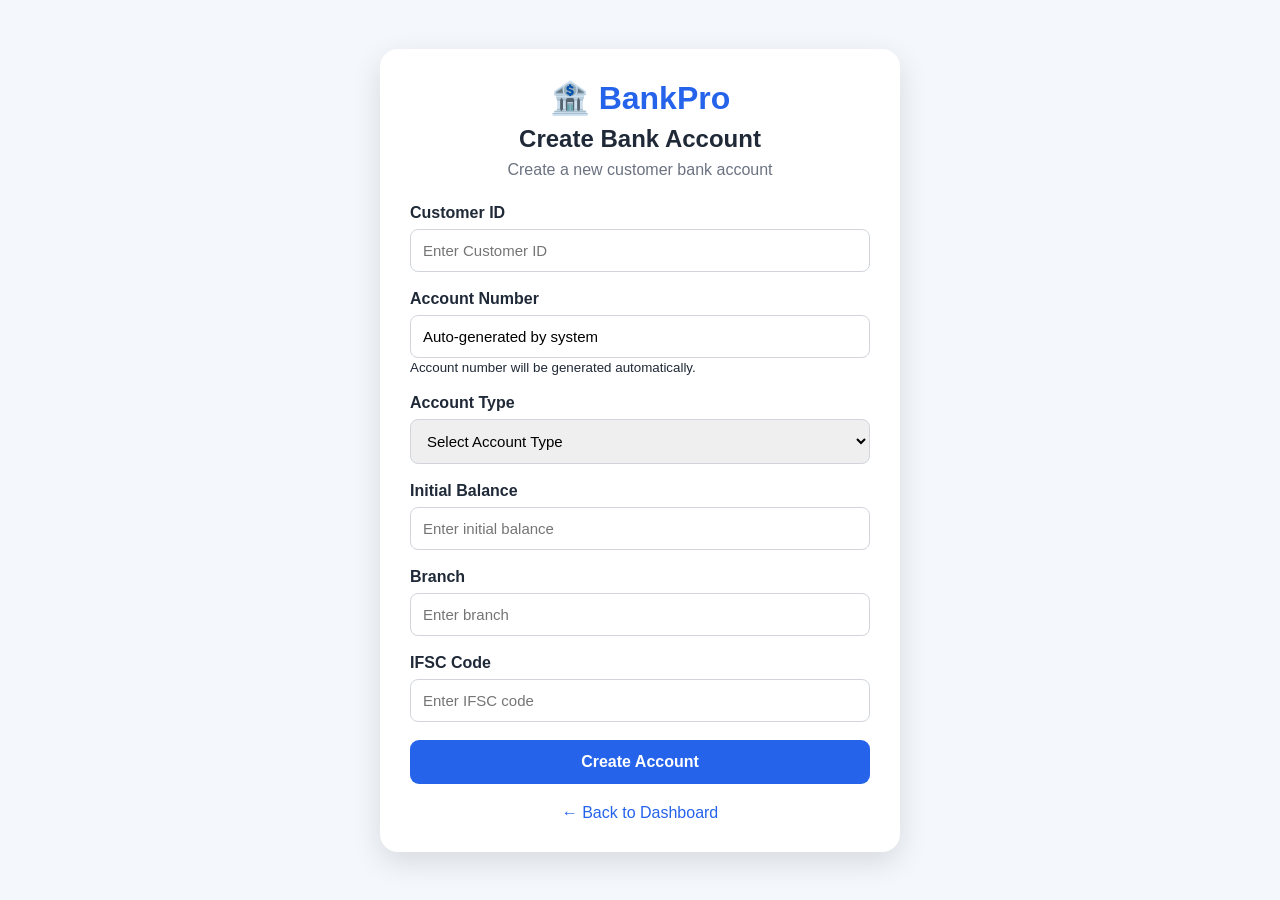
<file: src/main/resources/static/create-account.html>
<!DOCTYPE html>
<html lang="en">
<head>
    <meta charset="UTF-8">
    <meta name="viewport" content="width=device-width, initial-scale=1.0">
    <title>Create Bank Account</title>
    <link rel="stylesheet" href="style.css">
</head>
<body>

<div class="form-container">
    <div class="form-card">

        <div class="form-title">
            <h1>🏦 BankPro</h1>
            <h2>Create Bank Account</h2>
            <p>Create a new customer bank account</p>
        </div>

        <form id="accountForm">

            <div class="input-group">
                <label>Customer ID</label>
                <input type="number" id="customerId"
                       placeholder="Enter Customer ID"
                       min="1" required>
            </div>

            <div class="input-group">
                <label>Account Number</label>
                <input type="text"
                       value="Auto-generated by system"
                       readonly>
                <small>Account number will be generated automatically.</small>
            </div>

            <div class="input-group">
                <label>Account Type</label>
                <select id="accountType" required>
                    <option value="">Select Account Type</option>
                    <option value="SAVINGS">Savings Account</option>
                    <option value="CURRENT">Current Account</option>
                </select>
            </div>

            <div class="input-group">
                <label>Initial Balance</label>
                <input type="number" id="balance"
                       placeholder="Enter initial balance"
                       min="0" step="0.01" required>
            </div>

            <div class="input-group">
                <label>Branch</label>
                <input type="text" id="branch"
                       placeholder="Enter branch" required>
            </div>

            <div class="input-group">
                <label>IFSC Code</label>
                <input type="text" id="ifscCode"
                       placeholder="Enter IFSC code" required>
            </div>

            <button type="submit" class="submit-btn">
                Create Account
            </button>

        </form>

        <p id="accountMessage"></p>

        <a href="index.html" class="back-link">
            ← Back to Dashboard
        </a>

    </div>
</div>

<script src="account.js"></script>
</body>
</html>
</file>
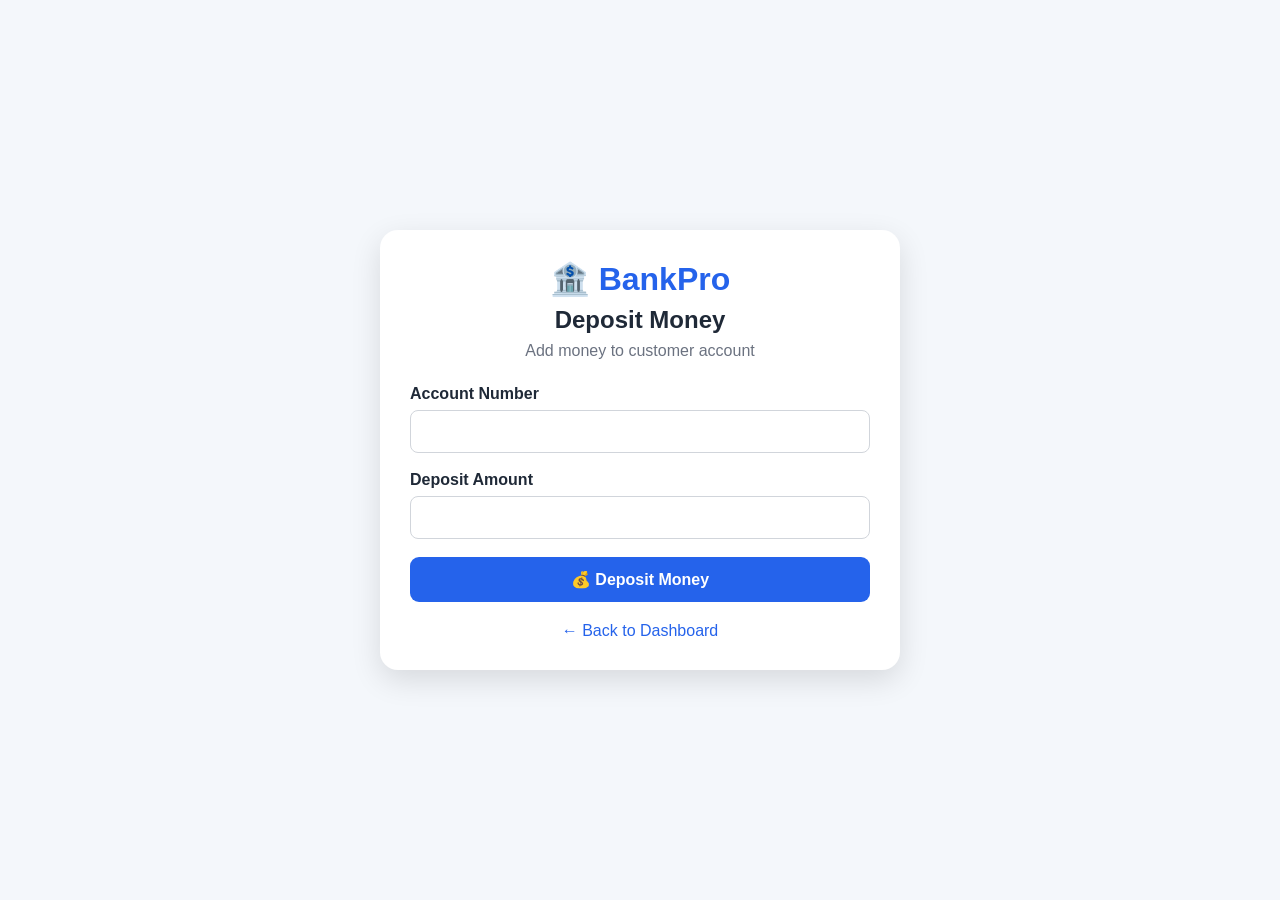
<file: src/main/resources/static/deposit.html>
<!DOCTYPE html>
<html lang="en">
<head>
    <meta charset="UTF-8">
    <meta name="viewport" content="width=device-width,initial-scale=1.0">
    <title>Deposit Money</title>
    <link rel="stylesheet" href="style.css">
</head>
<body>
<div class="form-container">
    <div class="form-card">
        <div class="form-title"><h1>🏦 BankPro</h1>
            <h2>Deposit Money</h2>
            <p>Add money to customer account</p></div>
        <form id="depositForm">
            <div class="input-group"><label>Account Number</label><input id="accountNo" type="text" required></div>
            <div class="input-group"><label>Deposit Amount</label><input id="amount" type="number" min="1" required>
            </div>
            <button class="submit-btn" type="submit">💰 Deposit Money</button>
        </form>
        <p id="depositMessage"></p><a class="back-link" href="index.html">← Back to Dashboard</a>
    </div>
</div>
<script src="deposit.js"></script>
</body>
</html>
</file>
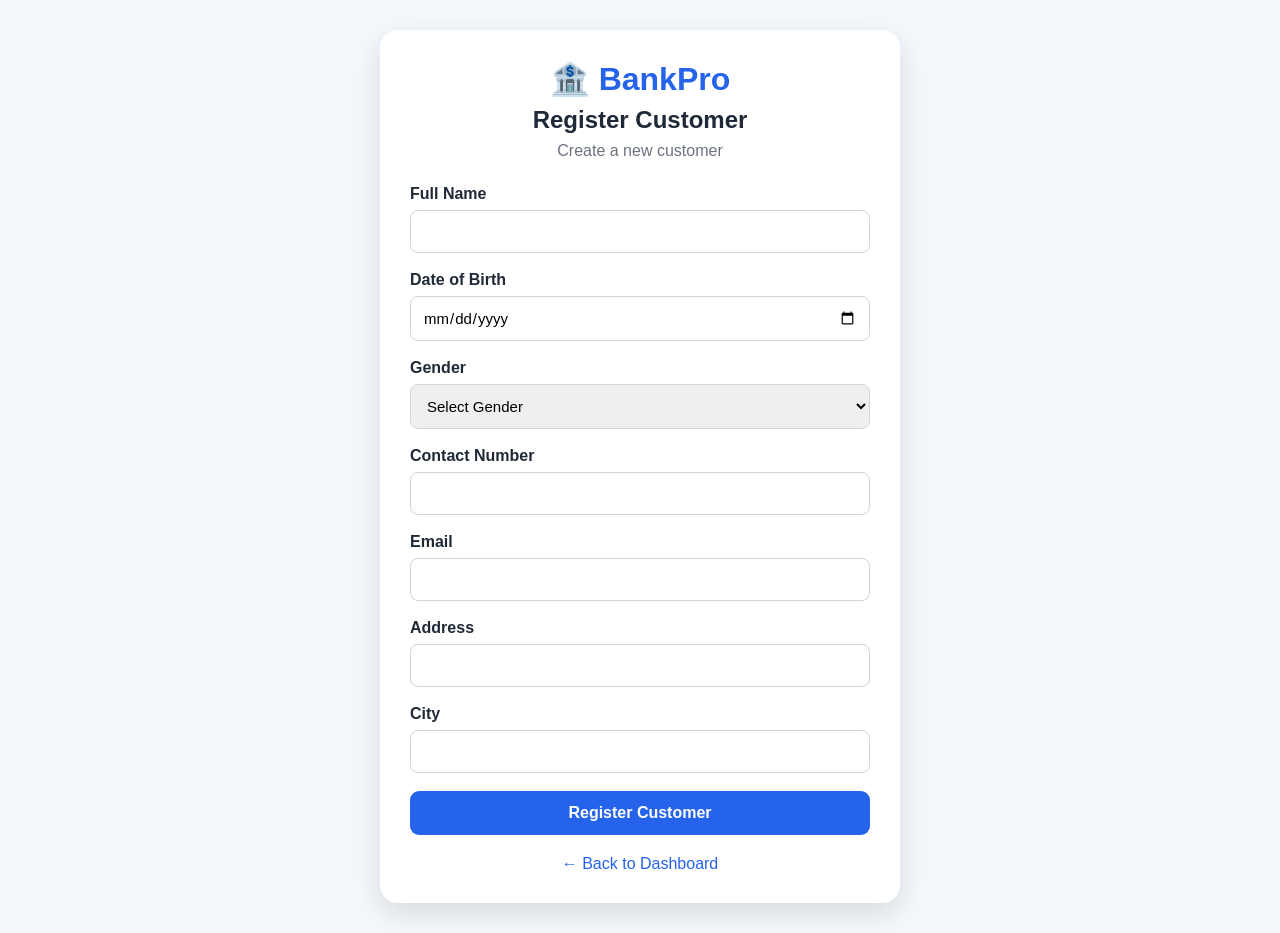
<file: src/main/resources/static/register.html>
<!DOCTYPE html>
<html lang="en">
<head>
    <meta charset="UTF-8">
    <meta name="viewport" content="width=device-width,initial-scale=1.0">
    <title>Register Customer</title>
    <link rel="stylesheet" href="style.css">
</head>
<body>
<div class="form-container">
    <div class="form-card">
        <div class="form-title"><h1>🏦 BankPro</h1>
            <h2>Register Customer</h2>
            <p>Create a new customer</p></div>
        <form id="customerForm">
            <div class="input-group"><label>Full Name</label><input id="fullName" type="text" required></div>
            <div class="input-group"><label>Date of Birth</label><input id="dateOfBirth" type="date" required></div>
            <div class="input-group"><label>Gender</label><select id="gender" required>
                <option value="">Select Gender</option>
                <option>Male</option>
                <option>Female</option>
                <option>Other</option>
            </select></div>
            <div class="input-group"><label>Contact Number</label><input id="contactNo" type="text" required></div>
            <div class="input-group"><label>Email</label><input id="email" type="email" required></div>
            <div class="input-group"><label>Address</label><input id="address" type="text" required></div>
            <div class="input-group"><label>City</label><input id="city" type="text" required></div>
            <button class="submit-btn" type="submit">Register Customer</button>
        </form>
        <p id="customerMessage"></p><a class="back-link" href="index.html">← Back to Dashboard</a>
    </div>
</div>
<script src="register.js"></script>
</body>
</html>
</file>
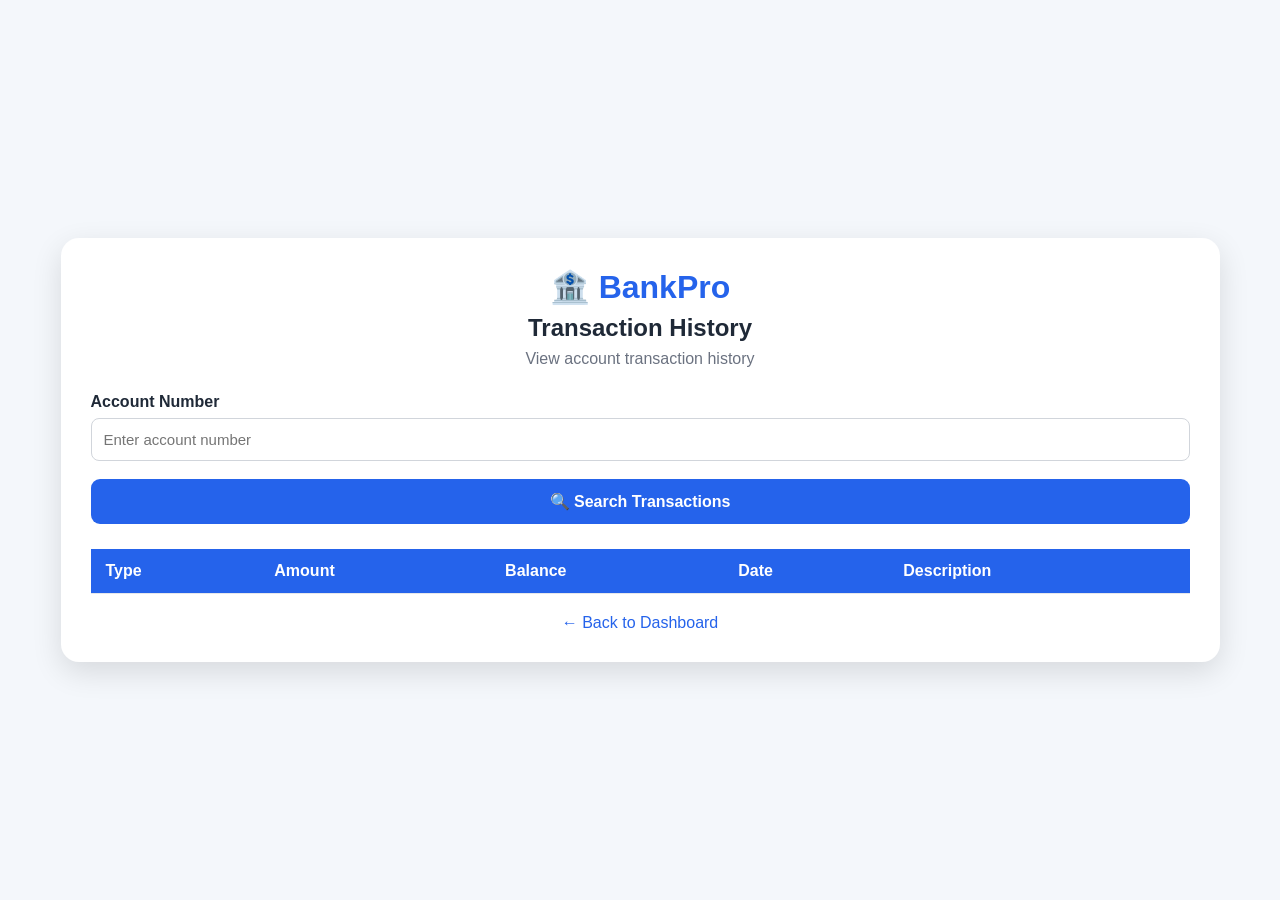
<file: src/main/resources/static/transactions.html>
<!DOCTYPE html>
<html lang="en">
<head>
    <meta charset="UTF-8">
    <meta name="viewport" content="width=device-width,initial-scale=1.0">
    <title>Transaction History</title>
    <link rel="stylesheet" href="style.css">
</head>
<body>
<div class="form-container">
    <div class="form-card customer-list-card">
        <div class="form-title"><h1>🏦 BankPro</h1>
            <h2>Transaction History</h2>
            <p>View account transaction history</p></div>
        <div class="input-group"><label>Account Number</label><input id="accountNo" type="text"
                                                                     placeholder="Enter account number"></div>
        <button class="submit-btn" onclick="loadTransactions()">🔍 Search Transactions</button>
        <p id="transactionMessage"></p>
        <div class="table-wrapper">
            <table>
                <thead>
                <tr>
                    <th>Type</th>
                    <th>Amount</th>
                    <th>Balance</th>
                    <th>Date</th>
                    <th>Description</th>
                </tr>
                </thead>
                <tbody id="transactionBody"></tbody>
            </table>
        </div>
        <a href="index.html" class="back-link">← Back to Dashboard</a>
    </div>
</div>
<script src="transactions.js"></script>
</body>
</html>
</file>
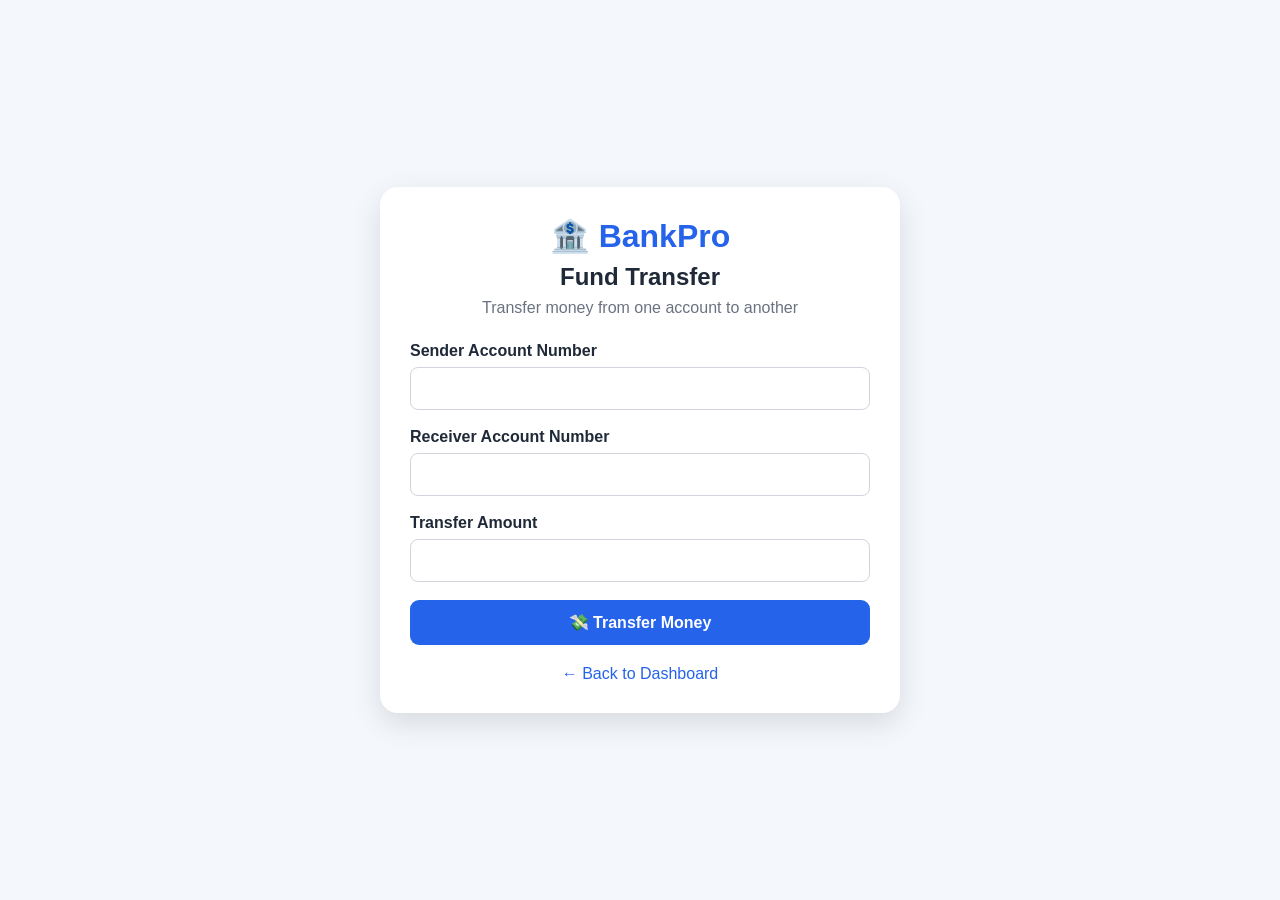
<file: src/main/resources/static/transfer.html>
<!DOCTYPE html>
<html lang="en">
<head>
    <meta charset="UTF-8">
    <meta name="viewport" content="width=device-width,initial-scale=1.0">
    <title>Fund Transfer</title>
    <link rel="stylesheet" href="style.css">
</head>
<body>
<div class="form-container">
    <div class="form-card">
        <div class="form-title"><h1>🏦 BankPro</h1>
            <h2>Fund Transfer</h2>
            <p>Transfer money from one account to another</p></div>
        <form id="transferForm">
            <div class="input-group"><label>Sender Account Number</label><input id="fromAccountNo" type="text" required>
            </div>
            <div class="input-group"><label>Receiver Account Number</label><input id="toAccountNo" type="text" required>
            </div>
            <div class="input-group"><label>Transfer Amount</label><input id="amount" type="number" min="1" required>
            </div>
            <button class="submit-btn" type="submit">💸 Transfer Money</button>
        </form>
        <p id="transferMessage"></p><a class="back-link" href="index.html">← Back to Dashboard</a>
    </div>
</div>
<script src="transfer.js"></script>
</body>
</html>
</file>
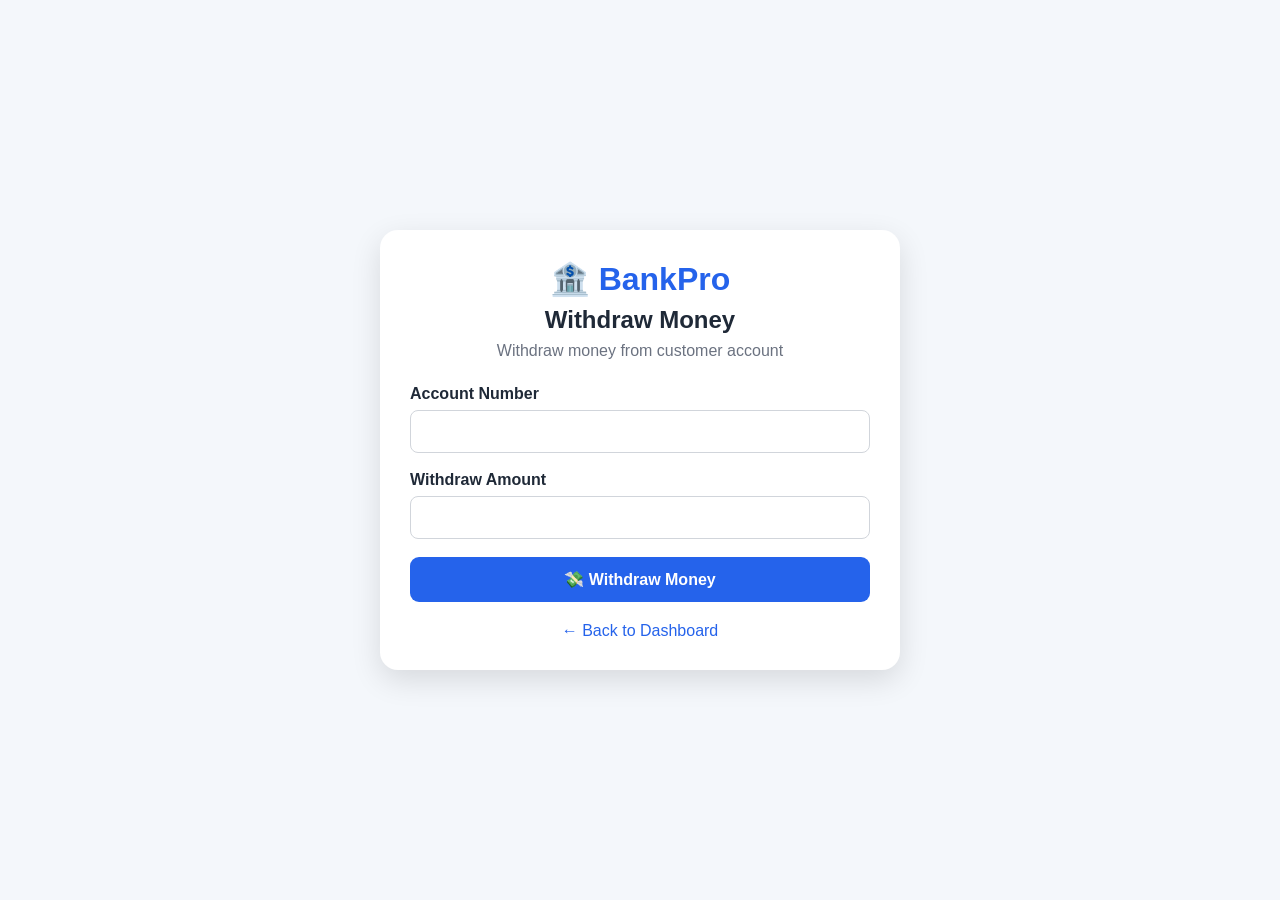
<file: src/main/resources/static/withdraw.html>
<!DOCTYPE html>
<html lang="en">
<head>
    <meta charset="UTF-8">
    <meta name="viewport" content="width=device-width,initial-scale=1.0">
    <title>Withdraw Money</title>
    <link rel="stylesheet" href="style.css">
</head>
<body>
<div class="form-container">
    <div class="form-card">
        <div class="form-title"><h1>🏦 BankPro</h1>
            <h2>Withdraw Money</h2>
            <p>Withdraw money from customer account</p></div>
        <form id="withdrawForm">
            <div class="input-group"><label>Account Number</label><input id="accountNo" type="text" required></div>
            <div class="input-group"><label>Withdraw Amount</label><input id="amount" type="number" min="1" required>
            </div>
            <button class="submit-btn" type="submit">💸 Withdraw Money</button>
        </form>
        <p id="withdrawMessage"></p><a class="back-link" href="index.html">← Back to Dashboard</a>
    </div>
</div>
<script src="withdraw.js"></script>
</body>
</html>
</file>
<file: src/main/resources/static/style.css>
* {
    box-sizing: border-box;
    margin: 0;
    padding: 0;
    font-family: Arial, sans-serif
}

body {
    background: #f4f7fb;
    color: #1f2937
}

a {
    text-decoration: none;
    color: inherit
}

.form-container {
    min-height: 100vh;
    display: flex;
    justify-content: center;
    align-items: center;
    padding: 30px
}

.form-card {
    background: #fff;
    width: 100%;
    max-width: 520px;
    padding: 30px;
    border-radius: 18px;
    box-shadow: 0 10px 30px rgba(0, 0, 0, .12)
}

.form-title {
    text-align: center;
    margin-bottom: 25px
}

.form-title h1 {
    color: #2563eb;
    margin-bottom: 8px
}

.form-title h2 {
    margin-bottom: 8px
}

.form-title p {
    color: #6b7280
}

.input-group {
    margin-bottom: 18px
}

.input-group label {
    display: block;
    font-weight: 600;
    margin-bottom: 7px
}

.input-group input, .input-group select {
    width: 100%;
    padding: 12px;
    border: 1px solid #d1d5db;
    border-radius: 8px;
    font-size: 15px;
    outline: none
}

.input-group input:focus, .input-group select:focus {
    border-color: #2563eb
}

.submit-btn {
    width: 100%;
    padding: 13px;
    border: 0;
    border-radius: 9px;
    background: #2563eb;
    color: white;
    font-size: 16px;
    font-weight: bold;
    cursor: pointer
}

.submit-btn:hover {
    background: #1d4ed8
}

.back-link {
    display: block;
    text-align: center;
    margin-top: 20px;
    color: #2563eb
}

#accountMessage, #depositMessage, #withdrawMessage, #transferMessage, #transactionMessage, #customerMessage {
    margin-top: 15px;
    text-align: center;
    font-weight: 600
}

.customer-list-card {
    max-width: 1200px;
    width: 95%
}

.table-wrapper {
    width: 100%;
    overflow-x: auto;
    margin-top: 25px
}

.table-wrapper table {
    width: 100%;
    min-width: 850px;
    border-collapse: collapse
}

.table-wrapper th, .table-wrapper td {
    padding: 13px 15px;
    text-align: left;
    border-bottom: 1px solid #e5e7eb;
    white-space: nowrap
}

.table-wrapper th {
    background: #2563eb;
    color: white
}

.table-wrapper tr:hover {
    background: #f3f4f6
}

.dashboard {
    min-height: 100vh;
    display: flex;
    background: #f4f7fb
}

.sidebar {
    width: 240px;
    background: #111827;
    color: white;
    padding: 25px 15px;
    position: fixed;
    left: 0;
    top: 0;
    bottom: 0
}

.logo {
    text-align: center;
    margin-bottom: 30px
}

.logo h2 {
    color: #60a5fa
}

.nav a {
    display: block;
    padding: 12px 15px;
    margin: 5px 0;
    border-radius: 8px
}

.nav a:hover {
    background: #1f2937
}

.main {
    margin-left: 240px;
    width: calc(100% - 240px);
    padding: 35px
}

.topbar {
    margin-bottom: 25px
}

.topbar h1 {
    margin-bottom: 5px
}

.cards {
    display: grid;
    grid-template-columns:repeat(4, 1fr);
    gap: 20px;
    margin-bottom: 30px
}

.card {
    background: #fff;
    padding: 25px;
    border-radius: 15px;
    box-shadow: 0 5px 20px rgba(0, 0, 0, .08)
}

.card h3 {
    color: #6b7280;
    margin-bottom: 10px
}

.card h2 {
    font-size: 28px
}

.quick-actions {
    display: grid;
    grid-template-columns:repeat(4, 1fr);
    gap: 15px
}

.action-btn {
    background: #fff;
    border: 0;
    border-radius: 12px;
    padding: 18px;
    box-shadow: 0 5px 15px rgba(0, 0, 0, .08);
    cursor: pointer;
    font-size: 16px
}

@media (max-width: 900px) {
    .cards {
        grid-template-columns:repeat(2, 1fr)
    }

    .quick-actions {
        grid-template-columns:repeat(2, 1fr)
    }
}

@media (max-width: 650px) {
    .sidebar {
        position: static;
        width: 100%;
        min-height: auto
    }

    .dashboard {
        display: block
    }

    .main {
        margin-left: 0;
        width: 100%;
        padding: 20px
    }

    .cards {
        grid-template-columns:1fr
    }

    .quick-actions {
        grid-template-columns:1fr
    }

    .form-container {
        padding: 15px
    }

    .form-card {
        padding: 20px
    }
}

.customer-search {
    display: flex;
    justify-content: flex-end;
    width: 100%;
    margin: 15px 0;
    box-sizing: border-box;
}

.customer-search input {
    width: 320px;
    max-width: 100%;
    box-sizing: border-box;
    padding: 12px 15px;
    border: 1px solid #d0d7e2;
    border-radius: 10px;
    font-size: 15px;
    outline: none;
}

.customer-search input:focus {
    border-color: #1565c0;
    box-shadow: 0 0 6px rgba(21, 101, 192, 0.2);
}

@media (max-width: 600px) {
    .customer-search input {
        width: 100%;
    }
}

/* Customer Search - Top Right */
.customer-toolbar {
    display: flex;
    justify-content: flex-end;
    width: 100%;
    margin: 15px 0 20px;
}

.customer-toolbar input {
    width: 320px;
    max-width: 100%;
    padding: 12px 15px;
    border: 1px solid #d1d5db;
    border-radius: 9px;
    font-size: 15px;
    outline: none;
}

.customer-toolbar input:focus {
    border-color: #2563eb;
    box-shadow: 0 0 6px rgba(37, 99, 235, 0.2);
}

@media (max-width: 600px) {
    .customer-toolbar input {
        width: 100%;
    }
}
</file>
